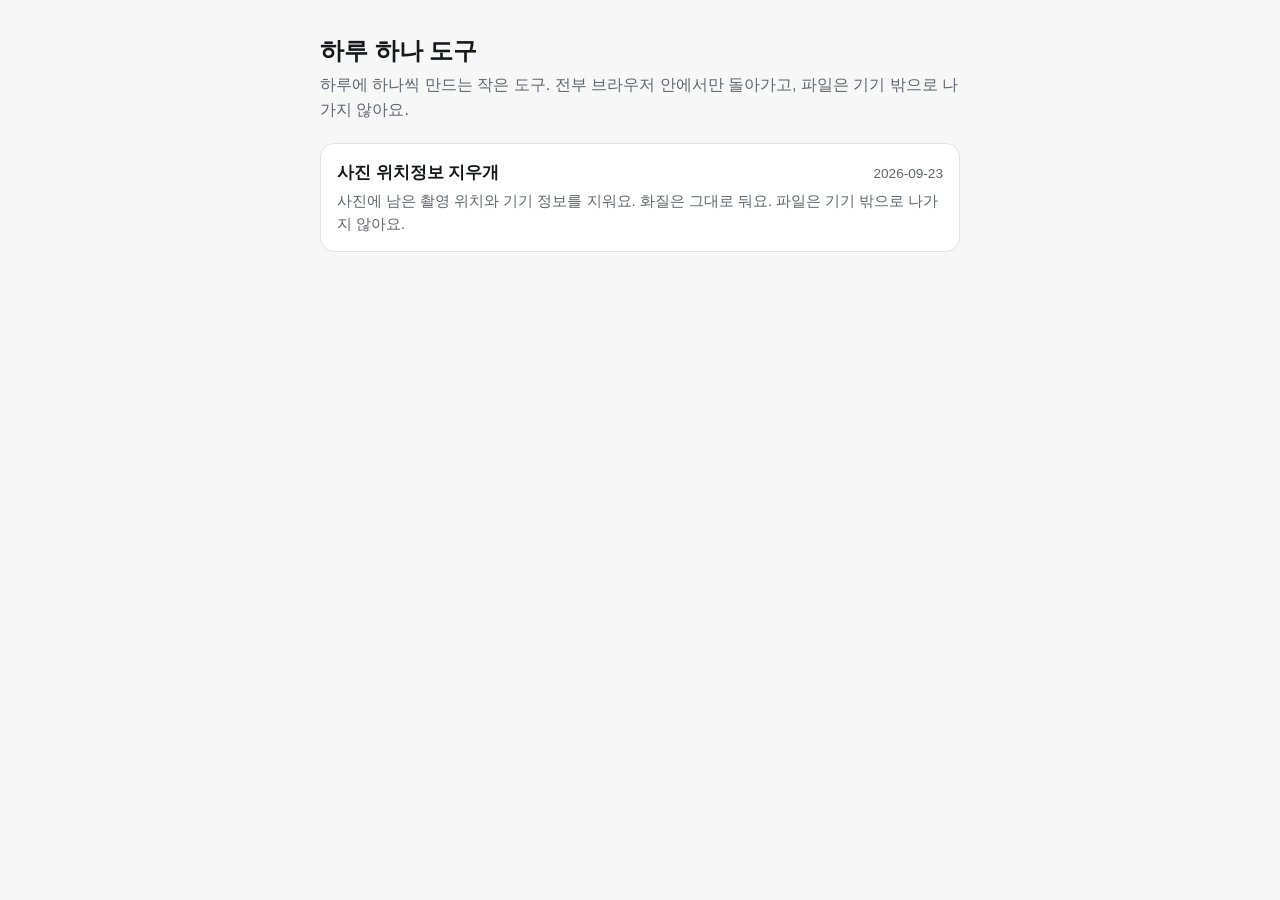
<file: index.html>
<!doctype html>
<html lang="ko">
<head>
  <meta charset="utf-8">
  <meta name="viewport" content="width=device-width, initial-scale=1">
  <title>하루 하나 도구</title>
  <meta name="description" content="하루에 하나씩 만드는 작은 브라우저 도구 모음">
  <style>
    :root { --bg:#f7f7f8; --surface:#fff; --text:#17181a; --muted:#62666d; --line:#e1e3e7; --brand:#3b5bdb; color-scheme: light; }
    @media (prefers-color-scheme: dark) {
      :root { --bg:#111214; --surface:#1b1d20; --text:#e9eaec; --muted:#a0a5ad; --line:#2c2f34; --brand:#8da2fb; color-scheme: dark; }
    }
    * { box-sizing: border-box; }
    body { margin:0; padding:32px 16px 64px; background:var(--bg); color:var(--text);
      font:16px/1.55 -apple-system, BlinkMacSystemFont, 'Pretendard', 'Apple SD Gothic Neo', sans-serif; }
    header, main { max-width: 640px; margin: 0 auto; }
    h1 { margin:0 0 4px; font-size:1.5rem; }
    header p { margin:0 0 20px; color:var(--muted); }
    a.tool { display:block; margin-bottom:12px; padding:16px; border:1px solid var(--line); border-radius:14px;
      background:var(--surface); color:inherit; text-decoration:none; }
    a.tool:hover { border-color: var(--brand); }
    .row { display:flex; justify-content:space-between; gap:8px; align-items:baseline; }
    .row b { font-size:1.05rem; }
    .date { flex:none; color:var(--muted); font-size:.85rem; }
    .tool p { margin:4px 0 0; color:var(--muted); font-size:.92rem; }
  </style>
</head>
<body>
  <header>
    <h1>하루 하나 도구</h1>
    <p>하루에 하나씩 만드는 작은 도구. 전부 브라우저 안에서만 돌아가고, 파일은 기기 밖으로 나가지 않아요.</p>
  </header>
  <main>
    <a class="tool" href="exif-cleaner/">
      <span class="row"><b>사진 위치정보 지우개</b><span class="date">2026-09-23</span></span>
      <p>사진에 남은 촬영 위치와 기기 정보를 지워요. 화질은 그대로 둬요. 파일은 기기 밖으로 나가지 않아요.</p>
    </a>
  </main>
</body>
</html>
</file>
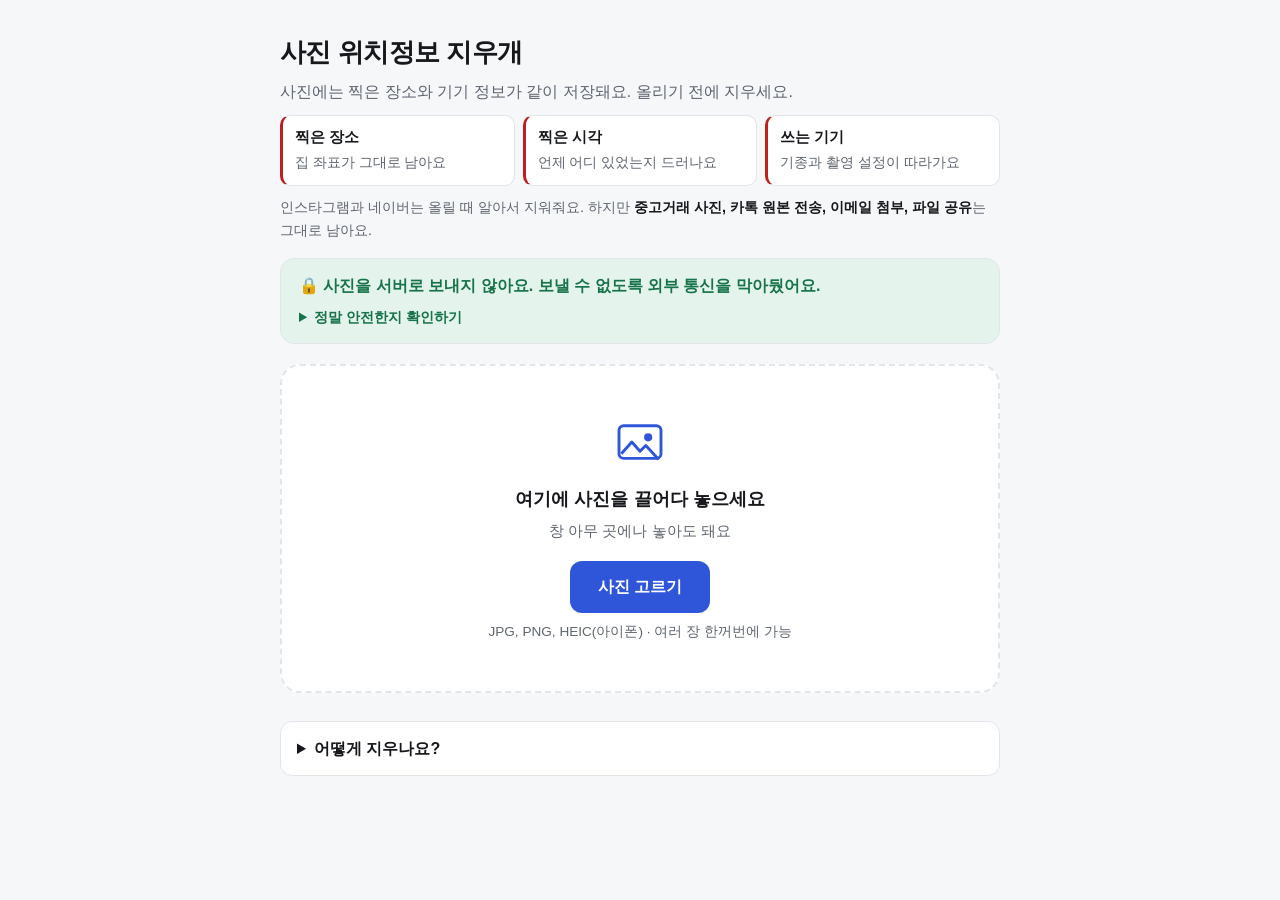
<file: exif-cleaner/index.html>
<!doctype html>
<html lang="ko">
<head>
  <meta charset="utf-8">
  <meta name="viewport" content="width=device-width, initial-scale=1">
  <title>사진 위치정보 지우개</title>
  <meta name="description" content="사진에 남은 촬영 위치와 기기 정보를 브라우저 안에서 지웁니다. 업로드 없음.">
  <meta property="og:title" content="사진 위치정보 지우개">
  <meta property="og:description" content="사진을 올리지 않고 브라우저 안에서 촬영 위치·기기 정보를 지웁니다.">
  <meta property="og:type" content="website">
  <link rel="icon" href="data:image/svg+xml,%3Csvg xmlns='http://www.w3.org/2000/svg' viewBox='0 0 32 32'%3E%3Crect width='32' height='32' rx='7' fill='%232f56d9'/%3E%3Cpath d='M16 7c-3.3 0-6 2.6-6 5.9 0 4.3 6 11.1 6 11.1s6-6.8 6-11.1C22 9.6 19.3 7 16 7z' fill='white'/%3E%3Cpath d='M11 22l10-12' stroke='%232f56d9' stroke-width='2.6' stroke-linecap='round'/%3E%3C/svg%3E">
  <!-- 외부로 나가는 통신을 브라우저 수준에서 막는다. 코드가 보내려 해도 실패한다. -->
  <meta http-equiv="Content-Security-Policy"
        content="default-src 'none'; img-src blob: data:; style-src 'unsafe-inline'; script-src 'unsafe-inline'; connect-src 'none'; form-action 'none'; base-uri 'none'">
  <style>
:root {
  --bg: #f6f7f9;
  --surface: #fff;
  --text: #16181c;
  --muted: #5f6570;
  --line: #e2e5ea;
  --brand: #2f56d9;
  --brand-soft: #e8edfd;
  --danger: #bd2020;
  --danger-soft: #fdeaea;
  --ok: #17734a;
  --ok-soft: #e4f4ec;
  --on-brand: #fff;
  color-scheme: light;
}

@media (prefers-color-scheme: dark) {
  :root {
    --bg: #0f1013;
    --surface: #1a1c20;
    --text: #e9eaee;
    --muted: #9aa0ab;
    --line: #2b2e35;
    --brand: #8fa6fb;
    --brand-soft: #1b2340;
    --danger: #f3a5a5;
    --danger-soft: #3a1f1f;
    --ok: #6fd3a0;
    --ok-soft: #12301f;
    --on-brand: #0e1428;
    color-scheme: dark;
  }
}

* { box-sizing: border-box; }

/* display를 지정한 요소에서도 hidden 속성이 이기도록 한다 */
[hidden] { display: none !important; }

body {
  margin: 0;
  padding: 32px 16px 120px;
  background: var(--bg);
  color: var(--text);
  font: 16px/1.6 -apple-system, BlinkMacSystemFont, 'Pretendard', 'Apple SD Gothic Neo', 'Noto Sans KR', sans-serif;
}

header, main { max-width: 720px; margin: 0 auto; }

h1 { margin: 0 0 6px; font-size: 1.6rem; letter-spacing: -.02em; }
.lead { margin: 0 0 10px; color: var(--muted); }
.privacy {
  display: inline-block;
  margin: 0 0 24px;
  padding: 6px 12px;
  border-radius: 999px;
  background: var(--ok-soft);
  color: var(--ok);
  font-size: .88rem;
  font-weight: 600;
}

/* 1단계: 사진 넣기 */
#zone {
  display: grid;
  gap: 6px;
  place-items: center;
  padding: 48px 20px;
  border: 2px dashed var(--line);
  border-radius: 20px;
  background: var(--surface);
  text-align: center;
}
.zone-icon { width: 56px; height: 56px; color: var(--brand); }
.zone-title { margin: 8px 0 0; font-size: 1.15rem; font-weight: 700; }
.zone-sub { margin: 0; color: var(--muted); font-size: .92rem; }
.zone-hint { margin: 2px 0 0; color: var(--muted); font-size: .85rem; }

.pick {
  margin-top: 12px;
  padding: 13px 28px;
  border-radius: 12px;
  background: var(--brand);
  color: var(--on-brand);
  font-weight: 700;
  cursor: pointer;
}
.pick:hover { filter: brightness(1.05); }

button {
  min-height: 46px;
  padding: 0 18px;
  border: 0;
  border-radius: 12px;
  background: var(--brand);
  color: var(--on-brand);
  font: inherit;
  font-weight: 700;
  cursor: pointer;
}
button.ghost { flex: none; white-space: nowrap; min-height: 38px; background: transparent; color: var(--muted); border: 1px solid var(--line); font-weight: 600; }
button.done { background: var(--ok-soft); color: var(--ok); }

/* 결과 */
.result-head { display: flex; align-items: center; justify-content: space-between; gap: 12px; margin: 28px 0 12px; }
#summary { margin: 0; font-weight: 700; min-width: 0; }

.card {
  margin-bottom: 14px;
  padding: 16px;
  border: 1px solid var(--line);
  border-radius: 16px;
  background: var(--surface);
}

.head { display: flex; align-items: center; gap: 12px; margin-bottom: 14px; }
.thumb {
  flex: none;
  width: 56px; height: 56px;
  border-radius: 10px;
  border: 1px solid var(--line);
  object-fit: cover;
  background: var(--bg);
}
.head-text { min-width: 0; display: flex; flex-direction: column; gap: 4px; align-items: flex-start; }
.head-text b { max-width: 100%; overflow: hidden; text-overflow: ellipsis; white-space: nowrap; }

.badge { padding: 3px 10px; border-radius: 999px; font-size: .78rem; font-weight: 700; }
.badge.danger { background: var(--danger-soft); color: var(--danger); }
.badge.warn { background: var(--brand-soft); color: var(--brand); }
.badge.ok { background: var(--ok-soft); color: var(--ok); }

.grid { display: grid; gap: 12px; }
@media (min-width: 640px) { .grid { grid-template-columns: 1fr 1fr; align-items: start; } }

.grid section { padding: 14px; border: 1px solid var(--line); border-radius: 12px; }
.grid .after { background: var(--ok-soft); border-color: transparent; }
h3 { margin: 0 0 10px; font-size: .82rem; color: var(--muted); font-weight: 700; letter-spacing: .01em; }
.after h3 { color: var(--ok); }

dl { display: grid; grid-template-columns: auto 1fr; gap: 6px 14px; margin: 0; font-size: .93rem; }
dt { color: var(--muted); white-space: nowrap; }
dd { margin: 0; word-break: break-all; }
dd.hot { color: var(--danger); font-weight: 700; }
dd.gone { color: var(--ok); font-weight: 700; }
dd.note { color: var(--muted); font-size: .85rem; }

.pending { margin: 0; color: var(--muted); font-size: .9rem; }
.after .actions { margin-top: 14px; }

/* 설명 */
.how { margin-top: 28px; padding: 14px 16px; border: 1px solid var(--line); border-radius: 12px; background: var(--surface); }
.how summary { font-weight: 700; cursor: pointer; }
.how p { margin: 10px 0 0; color: var(--muted); font-size: .92rem; }

/* 창 전체 드롭 */
#drop-overlay {
  position: fixed; inset: 0; z-index: 20;
  display: grid; place-items: center;
  background: color-mix(in srgb, var(--brand) 22%, transparent);
  backdrop-filter: blur(2px);
}
#drop-overlay p {
  padding: 20px 32px;
  border: 2px dashed var(--brand);
  border-radius: 16px;
  background: var(--surface);
  font-size: 1.15rem;
  font-weight: 700;
}

/* 하단 고정 바 */
#bar {
  position: fixed; left: 0; right: 0; bottom: 0; z-index: 10;
  display: flex; align-items: center; justify-content: space-between; gap: 12px;
  max-width: 720px; margin: 0 auto;
  padding: 12px 16px calc(12px + env(safe-area-inset-bottom));
  border-top: 1px solid var(--line);
  background: var(--surface);
}
#bar-text { font-weight: 600; color: var(--muted); }
@media (min-width: 752px) { #bar { bottom: 16px; border: 1px solid var(--line); border-radius: 14px; } }

/* 안전 안내 */
.safety { margin: 0 0 16px; padding: 14px 18px; border: 1px solid var(--line); border-radius: 14px; background: var(--ok-soft); }
.safety .claim { margin: 0; font-weight: 700; color: var(--ok); }
.safety summary { margin-top: 8px; color: var(--ok); font-size: .9rem; font-weight: 600; cursor: pointer; }
.safety ul { margin: 10px 0 0; }
.safety ul { margin: 0; padding-left: 18px; }
.safety li { margin-bottom: 6px; font-size: .93rem; }
.safety li b { font-weight: 700; }
.proof { display: flex; flex-wrap: wrap; align-items: center; gap: 10px; margin-top: 14px; }
.proof button { background: var(--surface); }
#net-result { font-size: .9rem; color: var(--muted); }
#net-result.pass { color: var(--ok); font-weight: 700; }
#net-result.fail { color: var(--danger); font-weight: 700; }

/* 첫 화면으로 올린 안전 안내 */
.safety { margin: 0 0 20px; }
.safety code { padding: 1px 5px; border-radius: 5px; background: var(--surface); font-size: .88em; }
.how h3 { margin: 14px 0 6px; font-size: .9rem; color: var(--text); }
.how table { width: 100%; border-collapse: collapse; font-size: .9rem; }
.how th { width: 78px; padding: 6px 8px 6px 0; color: var(--muted); text-align: left; vertical-align: top; font-weight: 600; }
.how td { padding: 6px 0; color: var(--muted); }
.how tr + tr th, .how tr + tr td { border-top: 1px solid var(--line); }

/* 키보드 사용자를 위한 초점 표시 */
:where(button, label.pick, summary, input, select):focus-visible {
  outline: 3px solid var(--brand);
  outline-offset: 2px;
}

/* 왜 필요한지 */
.why { margin: 0 0 16px; }
.why ul {
  display: grid;
  gap: 8px;
  margin: 0 0 10px;
  padding: 0;
  list-style: none;
}
@media (min-width: 560px) { .why ul { grid-template-columns: repeat(3, 1fr); } }
.why li {
  padding: 10px 12px;
  border: 1px solid var(--line);
  border-left: 3px solid var(--danger);
  border-radius: 10px;
  background: var(--surface);
}
.why li b { display: block; font-size: .92rem; }
.why li span { color: var(--muted); font-size: .85rem; }
.why > p { margin: 0; color: var(--muted); font-size: .9rem; }
.why > p b { color: var(--text); font-weight: 600; }

/* 좁은 화면에서는 한 줄로 눕혀 높이를 줄인다 */
@media (max-width: 559px) {
  .why ul { gap: 6px; }
  .why li { display: flex; align-items: baseline; gap: 8px; padding: 8px 10px; }
  .why li b { flex: none; font-size: .88rem; }
  .why li span { font-size: .82rem; }
}

/* 폰: 끌어다 놓기 안내를 숨기고, 저장 버튼을 나란히 둔다 */
.touch { display: none; }
@media (pointer: coarse) {
  .desk { display: none; }
  .touch { display: inline; }
}
.actions { display: flex; flex-wrap: wrap; gap: 8px; }
.actions .download { flex: 1 1 auto; }
.actions .ghost { flex: none; }
.actions .ghost { min-height: 46px; }
  </style>
</head>
<body>
  <header>
    <h1>사진 위치정보 지우개</h1>
    <p class="lead">사진에는 찍은 장소와 기기 정보가 같이 저장돼요. 올리기 전에 지우세요.</p>
    <section class="why">
      <ul>
        <li><b>찍은 장소</b><span>집 좌표가 그대로 남아요</span></li>
        <li><b>찍은 시각</b><span>언제 어디 있었는지 드러나요</span></li>
        <li><b>쓰는 기기</b><span>기종과 촬영 설정이 따라가요</span></li>
      </ul>
      <p>인스타그램과 네이버는 올릴 때 알아서 지워줘요. 하지만 <b>중고거래 사진, 카톡 원본 전송, 이메일 첨부, 파일 공유</b>는 그대로 남아요.</p>
    </section>
  </header>

  <main>
    <section class="safety">
      <p class="claim"><span aria-hidden="true">🔒</span> 사진을 서버로 보내지 않아요. 보낼 수 없도록 외부 통신을 막아뒀어요.</p>
      <details>
        <summary>정말 안전한지 확인하기</summary>
        <ul>
          <li><b>보내지 않는 게 아니라 보낼 수 없어요.</b> 이 페이지는 외부 통신이 차단돼 있어요. 만든 사람도 누가 어떤 사진을 넣었는지 알 수 없어요.</li>
          <li><b>외부에서 불러오는 것이 하나도 없어요.</b> 글꼴, 분석 도구, 광고가 전부 없어요. 이 페이지 한 장이 전부예요.</li>
          <li><b>사진을 저장하지 않아요.</b> 브라우저 메모리에서만 처리하고, 창을 닫으면 사라져요. 쿠키도 기록도 남기지 않아요.</li>
          <li><b>페이지가 열린 뒤에는 인터넷을 꺼도 그대로 동작해요.</b> 비행기 모드로 바꾸고 써보면 바로 확인돼요.</li>
          <li><b>원본 사진은 그대로 있어요.</b> 정리한 사진은 새 사진으로 따로 저장돼요. PC에서는 이름 뒤에 <code>-clean</code>이 붙어요.</li>
        </ul>
        <div class="proof">
          <button id="net-test" type="button" class="ghost">지금 외부 전송 시도해보기</button>
          <span id="net-result" role="status"></span>
        </div>
      </details>
    </section>

    <section id="step1">
      <div id="zone">
        <svg viewBox="0 0 48 48" aria-hidden="true" class="zone-icon">
          <path d="M8 34l9-10 7 8 5-5 11 12" fill="none" stroke="currentColor" stroke-width="2.5" stroke-linejoin="round"/>
          <rect x="6" y="10" width="36" height="28" rx="4" fill="none" stroke="currentColor" stroke-width="2.5"/>
          <circle cx="31" cy="20" r="3.5" fill="currentColor"/>
        </svg>
        <p class="zone-title"><span class="desk">여기에 사진을 끌어다 놓으세요</span><span class="touch">정리할 사진을 골라주세요</span></p>
        <p class="zone-sub desk">창 아무 곳에나 놓아도 돼요</p>
        <label class="pick" for="picker">사진 고르기</label>
        <input id="picker" type="file" accept="image/jpeg,image/png,image/heic,image/heif,.heic,.heif" multiple hidden>
        <p class="zone-hint">JPG, PNG, HEIC(아이폰) · 여러 장 한꺼번에 가능</p>
      </div>
    </section>

    <section id="result" hidden>
      <div class="result-head">
        <p id="summary" role="status"></p>
        <button id="reset" type="button" class="ghost">처음부터</button>
      </div>
      <div id="files"></div>
    </section>

    <details class="how">
      <summary>어떻게 지우나요?</summary>
      <p>사진 파일 안에는 사진 내용과 별도로 촬영 정보가 붙어 있어요. 이 도구는 그 부분만 잘라내고 사진 자체는 건드리지 않아요. 그래서 화질이 떨어지지 않아요.</p>
      <p>세로로 찍은 사진은 예외예요. 방향 정보까지 지우면 사진이 눕기 때문에, 방향을 사진에 먼저 적용하고 다시 저장해요. 이때만 아주 약간 다시 압축돼요.</p>
      <p>PC에서 직접 확인하고 싶다면 브라우저 개발자 도구(F12)의 네트워크 탭을 켠 채로 사진을 넣어보세요. 요청이 하나도 잡히지 않아요.</p>
      <h3>지우는 것과 남기는 것</h3>
      <table>
        <tr><th>지워요</th><td>촬영 위치(GPS), 촬영 일시, 카메라 제조사·모델, 렌즈·촬영 설정, 편집 프로그램 이름, 사진에 붙은 설명·저작권 정보(XMP·IPTC)</td></tr>
        <tr><th>남겨요</th><td>사진 자체와 색 프로파일(ICC). 색이 틀어지는 것을 막기 위해서예요</td></tr>
      </table>
    </details>
  </main>

  <div id="drop-overlay" hidden><p>놓으면 바로 지워드려요</p></div>

  <div id="bar" hidden>
    <span id="bar-text"></span>
    <button id="download-all" type="button">전부 내려받기</button>
  </div>

  <script type="module">
// ---- exif.js
// 이미지에 숨어 있는 메타데이터를 읽는다. 외부 라이브러리 없이 바이트를 직접 해석한다.

const JPEG_TAGS = {
  0x010f: 'make',
  0x0110: 'model',
  0x0112: 'orientation',
  0x0131: 'software',
  0x0132: 'dateTime',
  0x9003: 'dateTimeOriginal',
};

// JPEG는 0xFF 마커로 구간이 나뉜다. 메타데이터는 APP 구간에 들어 있다.
function jpegSegments(bytes) {
  if (bytes[0] !== 0xff || bytes[1] !== 0xd8) return null;
  const segments = [];
  let at = 2;
  while (at < bytes.length - 1) {
    if (bytes[at] !== 0xff) break;
    const marker = bytes[at + 1];
    if (marker === 0xd8 || marker === 0xd9 || (marker >= 0xd0 && marker <= 0xd7)) {
      at += 2;
      continue;
    }
    const size = (bytes[at + 2] << 8) | bytes[at + 3];
    segments.push({ marker, start: at, bodyStart: at + 4, end: at + 2 + size });
    if (marker === 0xda) break; // 이미지 데이터 시작. 뒤는 건드리지 않는다.
    at += 2 + size;
  }
  return segments;
}

function ascii(bytes, start, length) {
  return String.fromCharCode(...bytes.slice(start, start + length));
}

function readIfd(view, tiffStart, ifdStart, little, out, gps) {
  const count = view.getUint16(ifdStart, little);
  let next = 0;
  for (let i = 0; i < count; i++) {
    const entry = ifdStart + 2 + i * 12;
    const tag = view.getUint16(entry, little);
    const type = view.getUint16(entry + 2, little);
    const num = view.getUint32(entry + 4, little);
    const size = { 1: 1, 2: 1, 3: 2, 4: 4, 5: 8, 7: 1, 9: 4, 10: 8 }[type] ?? 1;
    const total = size * num;
    const valueAt = total > 4 ? tiffStart + view.getUint32(entry + 8, little) : entry + 8;
    out.count += 1;

    // 하위 IFD 위치
    if (tag === 0x8769) next = tiffStart + view.getUint32(valueAt, little);
    if (tag === 0x8825) gps.at = tiffStart + view.getUint32(valueAt, little);

    if (gps.active) {
      if (tag === 1 || tag === 3) gps[tag === 1 ? 'latRef' : 'lonRef'] = String.fromCharCode(view.getUint8(valueAt));
      if (tag === 2 || tag === 4) {
        const parts = [0, 1, 2].map((n) => {
          const numr = view.getUint32(valueAt + n * 8, little);
          const den = view.getUint32(valueAt + n * 8 + 4, little);
          return den ? numr / den : 0;
        });
        gps[tag === 2 ? 'lat' : 'lon'] = parts[0] + parts[1] / 60 + parts[2] / 3600;
      }
      continue;
    }

    const name = JPEG_TAGS[tag];
    if (!name) continue;
    if (type === 2) out[name] = ascii(new Uint8Array(view.buffer), valueAt, num).replace(/\0+$/, '').trim();
    else if (type === 3) out[name] = view.getUint16(valueAt, little);
  }
  return next;
}

// Exif 본문(TIFF 구조)에서 기기·촬영일시·GPS를 꺼낸다.
function parseExifPayload(bytes, payloadStart) {
  const tiffStart = payloadStart + 6; // 'Exif\0\0' 다음
  const view = new DataView(bytes.buffer, bytes.byteOffset);
  const little = ascii(bytes, tiffStart, 2) === 'II';
  const out = { count: 0 };
  const gps = {};

  const ifd0 = tiffStart + view.getUint32(tiffStart + 4, little);
  const exifIfd = readIfd(view, tiffStart, ifd0, little, out, gps);
  if (exifIfd) readIfd(view, tiffStart, exifIfd, little, out, gps);
  if (gps.at) {
    gps.active = true;
    readIfd(view, tiffStart, gps.at, little, out, gps);
    if (gps.lat != null && gps.lon != null) {
      out.gps = {
        lat: gps.latRef === 'S' ? -gps.lat : gps.lat,
        lon: gps.lonRef === 'W' ? -gps.lon : gps.lon,
      };
    }
  }
  return out;
}

// HEIC(아이폰 기본 형식)은 ISOBMFF 박스 구조다. 박스를 전부 해석하지 않고,
// Exif 페이로드(‘Exif\0\0’ 뒤에 TIFF 헤더가 오는 자리)를 찾아 같은 파서로 읽는다.
const HEIC_BRANDS = ['heic', 'heix', 'hevc', 'hevx', 'mif1', 'msf1', 'heim', 'avif'];

function isHeic(bytes) {
  if (ascii(bytes, 4, 4) !== 'ftyp') return false;
  return HEIC_BRANDS.includes(ascii(bytes, 8, 4).toLowerCase());
}

function findHeicExif(bytes) {
  const limit = Math.min(bytes.length - 12, 4 * 1024 * 1024);
  for (let at = 0; at < limit; at++) {
    if (bytes[at] !== 0x45) continue; // 'E'
    if (ascii(bytes, at, 6) !== 'Exif\0\0') continue;
    const tiff = ascii(bytes, at + 6, 2);
    if (tiff === 'MM' || tiff === 'II') return at;
  }
  return -1;
}

const PNG_PRIVACY_CHUNKS = ['tEXt', 'zTXt', 'iTXt', 'eXIf', 'tIME'];

function pngChunks(bytes) {
  const sig = [137, 80, 78, 71, 13, 10, 26, 10];
  if (sig.some((b, i) => bytes[i] !== b)) return null;
  const view = new DataView(bytes.buffer, bytes.byteOffset);
  const chunks = [];
  let at = 8;
  while (at < bytes.length - 8) {
    const length = view.getUint32(at);
    const type = ascii(bytes, at + 4, 4);
    chunks.push({ type, start: at, end: at + 12 + length });
    if (type === 'IEND') break;
    at += 12 + length;
  }
  return chunks;
}

// { kind, gps, dateTime, make, model, software, orientation, count } 형태로 돌려준다.
// kind: 'jpeg' | 'png' | 'heic' | 'unknown'
function readMetadata(bytes) {
  if (isHeic(bytes)) {
    const at = findHeicExif(bytes);
    if (at < 0) return { kind: 'heic', count: 0 };
    return { ...parseExifPayload(bytes, at), kind: 'heic' };
  }

  const segments = jpegSegments(bytes);
  if (segments) {
    const found = { kind: 'jpeg', count: 0 };
    for (const seg of segments) {
      const isExif = seg.marker === 0xe1 && ascii(bytes, seg.bodyStart, 4) === 'Exif';
      if (isExif) Object.assign(found, parseExifPayload(bytes, seg.bodyStart), { kind: 'jpeg' });
      else if (seg.marker === 0xe1) found.count += 1; // XMP
      else if (seg.marker === 0xed || seg.marker === 0xfe) found.count += 1; // IPTC, 주석
    }
    return found;
  }

  const chunks = pngChunks(bytes);
  if (chunks) {
    const privacy = chunks.filter((c) => PNG_PRIVACY_CHUNKS.includes(c.type));
    return { kind: 'png', count: privacy.length };
  }
  return { kind: 'unknown', count: 0 };
}


// HEIC의 meta 박스에서 Exif·XMP 항목이 파일 어디에 들어 있는지 찾는다.
// iinf(항목 목록)에서 항목 번호를, iloc(위치표)에서 그 번호의 오프셋·길이를 읽는다.
function heicItems(bytes) {
  const view = new DataView(bytes.buffer, bytes.byteOffset);

  function boxes(start, end, full = false) {
    const out = [];
    let at = full ? start + 4 : start;
    while (at + 8 <= end) {
      const size = view.getUint32(at);
      const type = ascii(bytes, at + 4, 4);
      if (size < 8 || at + size > end) break;
      out.push({ type, start: at, body: at + 8, end: at + size });
      at += size;
    }
    return out;
  }

  const meta = boxes(0, bytes.length).find((b) => b.type === 'meta');
  if (!meta) return [];
  const children = boxes(meta.body, meta.end, true);

  // iinf: 항목 번호 → 종류
  const kinds = new Map();
  const iinf = children.find((b) => b.type === 'iinf');
  if (iinf) {
    const version = view.getUint8(iinf.body);
    const countSize = version === 0 ? 2 : 4;
    const listStart = iinf.body + 4 + countSize;
    for (const entry of boxes(listStart, iinf.end)) {
      if (entry.type !== 'infe') continue;
      const v = view.getUint8(entry.body);
      const idAt = entry.body + 4;
      const id = v < 2 ? view.getUint16(idAt) : v === 2 ? view.getUint16(idAt) : view.getUint32(idAt);
      const typeAt = idAt + (v === 3 ? 4 : 2) + 2;
      kinds.set(id, ascii(bytes, typeAt, 4));
    }
  }

  // iloc: 항목 번호 → 파일 안 위치
  const iloc = children.find((b) => b.type === 'iloc');
  if (!iloc) return [];
  const version = view.getUint8(iloc.body);
  let at = iloc.body + 4;
  const sizes = view.getUint8(at);
  const offsetSize = sizes >> 4;
  const lengthSize = sizes & 15;
  const baseSize = view.getUint8(at + 1) >> 4;
  const indexSize = version >= 1 ? view.getUint8(at + 1) & 15 : 0;
  at += 2;
  const count = version < 2 ? view.getUint16(at) : view.getUint32(at);
  at += version < 2 ? 2 : 4;

  const read = (pos, size) =>
    size === 4 ? view.getUint32(pos) : size === 8 ? Number(view.getBigUint64(pos)) : size === 2 ? view.getUint16(pos) : 0;

  const items = [];
  for (let i = 0; i < count; i++) {
    const id = version < 2 ? view.getUint16(at) : view.getUint32(at);
    at += version < 2 ? 2 : 4;
    const method = version >= 1 ? view.getUint16(at) & 15 : 0;
    if (version >= 1) at += 2;
    at += 2; // data_reference_index
    const base = read(at, baseSize);
    at += baseSize;
    const extents = view.getUint16(at);
    at += 2;
    for (let e = 0; e < extents; e++) {
      at += indexSize;
      const offset = read(at, offsetSize);
      at += offsetSize;
      const length = read(at, lengthSize);
      at += lengthSize;
      // method 0(파일 안 위치)만 다룬다. idat에 들어간 경우는 건드리지 않는다.
      if (method === 0) items.push({ id, kind: kinds.get(id) ?? '', start: base + offset, length });
    }
  }
  return items;
}

// ---- strip.js
// 메타데이터만 잘라낸다. 화질을 지키려고 픽셀 데이터는 그대로 두고 바이트만 들어낸다.


// 지울 구간: Exif·XMP(APP1), Photoshop IPTC(APP13), 주석(COM).
// 남길 구간: JFIF(APP0), 색 프로파일 ICC(APP2). 색이 틀어지는 것을 막는다.
const DROP_MARKERS = new Set([0xe1, 0xed, 0xfe]);

function concat(parts, length) {
  const out = new Uint8Array(length);
  let at = 0;
  for (const part of parts) {
    out.set(part, at);
    at += part.length;
  }
  return out;
}

function stripJpeg(bytes) {
  const segments = jpegSegments(bytes);
  if (!segments) return bytes;
  const parts = [bytes.slice(0, 2)];
  let cursor = 2;
  for (const seg of segments) {
    if (seg.marker === 0xda) break;
    if (!DROP_MARKERS.has(seg.marker)) continue;
    parts.push(bytes.slice(cursor, seg.start));
    cursor = seg.end;
  }
  parts.push(bytes.slice(cursor));
  return concat(parts, parts.reduce((sum, p) => sum + p.length, 0));
}

function stripPng(bytes) {
  const chunks = pngChunks(bytes);
  if (!chunks) return bytes;
  const parts = [bytes.slice(0, 8)];
  for (const chunk of chunks) {
    if (PNG_PRIVACY_CHUNKS.includes(chunk.type)) continue;
    parts.push(bytes.slice(chunk.start, chunk.end));
  }
  return concat(parts, parts.reduce((sum, p) => sum + p.length, 0));
}

// 회전 정보(Orientation)가 있는 사진은 그것까지 지우면 눕거나 뒤집혀 보인다.
// 그래서 회전을 픽셀에 먼저 구워 넣고 다시 저장한다. 이때만 재압축이 일어난다.
//
// 넘기는 blob은 Exif를 이미 걷어낸 것이어야 한다. 브라우저에 따라 createImageBitmap이
// Exif 회전을 자동 적용하는데, 그 상태에서 회전을 또 걸면 원위치로 돌아간다.
async function bakeOrientation(blob, orientation) {
  const bitmap = await createImageBitmap(blob);
  const swap = orientation >= 5 && orientation <= 8;
  const canvas = document.createElement('canvas');
  canvas.width = swap ? bitmap.height : bitmap.width;
  canvas.height = swap ? bitmap.width : bitmap.height;
  const ctx = canvas.getContext('2d');
  const { width: w, height: h } = bitmap;
  const transforms = {
    2: [-1, 0, 0, 1, w, 0],
    3: [-1, 0, 0, -1, w, h],
    4: [1, 0, 0, -1, 0, h],
    5: [0, 1, 1, 0, 0, 0],
    6: [0, 1, -1, 0, h, 0],
    7: [0, -1, -1, 0, h, w],
    8: [0, -1, 1, 0, 0, w],
  };
  if (transforms[orientation]) ctx.setTransform(...transforms[orientation]);
  ctx.drawImage(bitmap, 0, 0);
  bitmap.close();
  return new Promise((resolve) => canvas.toBlob(resolve, 'image/jpeg', 0.95));
}

// HEIC은 항목을 빼면 뒤쪽 위치표가 전부 어긋난다. 그래서 길이는 그대로 두고
// Exif·XMP 항목의 내용만 0으로 덮는다. 사진 데이터(mdat의 그림 부분)는 건드리지 않는다.
function stripHeic(bytes) {
  const items = heicItems(bytes).filter(
    (item) => item.kind === 'Exif' || item.kind === 'mime' || item.kind === 'xml ',
  );
  if (items.length === 0) return { bytes, wiped: 0 };

  const out = bytes.slice();
  let wiped = 0;
  for (const item of items) {
    if (item.start < 0 || item.start + item.length > out.length) continue;
    out.fill(0, item.start, item.start + item.length);
    wiped += 1;
  }
  return { bytes: out, wiped };
}

// HEIC처럼 바이트만 들어낼 수 없는 형식은 다시 그려서 JPG로 내보낸다.
// 그림만 옮겨 담으므로 촬영 정보는 따라오지 않는다. 브라우저가 그 형식을 열 수 있어야 한다.
async function toJpeg(blob, quality = 0.92) {
  const bitmap = await createImageBitmap(blob);
  const canvas = document.createElement('canvas');
  canvas.width = bitmap.width;
  canvas.height = bitmap.height;
  canvas.getContext('2d').drawImage(bitmap, 0, 0);
  bitmap.close();
  return new Promise((resolve, reject) =>
    canvas.toBlob((out) => (out ? resolve(out) : reject(new Error('변환 실패'))), 'image/jpeg', quality),
  );
}

function stripBytes(bytes, kind) {
  if (kind === 'jpeg') return stripJpeg(bytes);
  if (kind === 'png') return stripPng(bytes);
  return bytes;
}

// ---- zip.js
// 여러 장을 ZIP 한 개로 묶는다.
// 브라우저가 연속 다운로드를 막아 일부가 조용히 빠지는 것을 피하려는 목적이다.
// 사진은 이미 압축된 파일이라 압축 없이 담는다(store 방식). 외부 라이브러리가 필요 없다.

const CRC_TABLE = (() => {
  const table = new Uint32Array(256);
  for (let i = 0; i < 256; i++) {
    let c = i;
    for (let k = 0; k < 8; k++) c = c & 1 ? 0xedb88320 ^ (c >>> 1) : c >>> 1;
    table[i] = c >>> 0;
  }
  return table;
})();

function crc32(bytes) {
  let c = 0xffffffff;
  for (let i = 0; i < bytes.length; i++) c = CRC_TABLE[(c ^ bytes[i]) & 0xff] ^ (c >>> 8);
  return (c ^ 0xffffffff) >>> 0;
}

// ZIP은 MS-DOS 시절 형식이라 날짜·시각을 2바이트씩 눌러 담는다.
function dosTime(date) {
  const time = (date.getHours() << 11) | (date.getMinutes() << 5) | (date.getSeconds() >> 1);
  const day = ((date.getFullYear() - 1980) << 9) | ((date.getMonth() + 1) << 5) | date.getDate();
  return { time, day };
}

function header(name, data, offset, when) {
  const nameBytes = new TextEncoder().encode(name);
  const { time, day } = dosTime(when);
  const crc = crc32(data);

  const local = new DataView(new ArrayBuffer(30));
  local.setUint32(0, 0x04034b50, true);
  local.setUint16(4, 20, true); // 풀기에 필요한 버전
  local.setUint16(6, 0x0800, true); // 파일명 UTF-8
  local.setUint16(8, 0, true); // 압축 없음
  local.setUint16(10, time, true);
  local.setUint16(12, day, true);
  local.setUint32(14, crc, true);
  local.setUint32(18, data.length, true);
  local.setUint32(22, data.length, true);
  local.setUint16(26, nameBytes.length, true);

  const central = new DataView(new ArrayBuffer(46));
  central.setUint32(0, 0x02014b50, true);
  central.setUint16(4, 20, true);
  central.setUint16(6, 20, true);
  central.setUint16(8, 0x0800, true);
  central.setUint16(10, 0, true);
  central.setUint16(12, time, true);
  central.setUint16(14, day, true);
  central.setUint32(16, crc, true);
  central.setUint32(20, data.length, true);
  central.setUint32(24, data.length, true);
  central.setUint16(28, nameBytes.length, true);
  central.setUint32(42, offset, true);

  return { nameBytes, local: new Uint8Array(local.buffer), central: new Uint8Array(central.buffer) };
}

// files: [{ name, blob }] → ZIP Blob
async function zip(files, when = new Date()) {
  const parts = [];
  const directory = [];
  let offset = 0;

  for (const file of files) {
    const data = new Uint8Array(await file.blob.arrayBuffer());
    const { nameBytes, local, central } = header(file.name, data, offset, when);
    parts.push(local, nameBytes, data);
    directory.push(central, nameBytes);
    offset += local.length + nameBytes.length + data.length;
  }

  const dirSize = directory.reduce((sum, part) => sum + part.length, 0);
  const end = new DataView(new ArrayBuffer(22));
  end.setUint32(0, 0x06054b50, true);
  end.setUint16(8, files.length, true);
  end.setUint16(10, files.length, true);
  end.setUint32(12, dirSize, true);
  end.setUint32(16, offset, true);

  return new Blob([...parts, ...directory, new Uint8Array(end.buffer)], { type: 'application/zip' });
}

// ---- save.js
// 정리한 사진을 기기에 남긴다. 폰은 공유 시트, PC는 파일 내려받기.
// 폰에서 파일로 내려받으면 아이폰은 사진첩이 아니라 '파일' 앱에 들어가 당근·카톡에서 고를 수 없다.
// 공유 시트는 "이미지 저장"으로 사진첩에 바로 넣거나, 올릴 앱으로 바로 보낸다.


// CSS의 @media (pointer: coarse)와 같은 기준이다. 화면 문구와 저장 방식이 어긋나지 않게 한다.
const touch = matchMedia('(pointer: coarse)').matches;

const asFile = ({ name, blob }) => new File([blob], name, { type: blob.type });

function shareable(files) {
  if (!touch || typeof navigator.canShare !== 'function') return false;
  try {
    return navigator.canShare({ files });
  } catch {
    return false;
  }
}

function download(name, blob) {
  const url = URL.createObjectURL(blob);
  const a = Object.assign(document.createElement('a'), { href: url, download: name });
  a.click();
  setTimeout(() => URL.revokeObjectURL(url), 1000);
}

// 결과: 'shared'(공유 시트에서 처리) | 'cancelled'(사용자가 닫음) | 'downloaded'
// 공유는 클릭 직후에만 허용되므로 navigator.share 전에는 await를 두지 않는다.
async function save(items) {
  const files = items.map(asFile);
  if (shareable(files)) {
    try {
      await navigator.share({ files });
      return 'shared';
    } catch (error) {
      if (error.name === 'AbortError') return 'cancelled';
      console.error('[share]', error); // 공유가 막히면 내려받기로 넘어간다
    }
  }
  if (items.length === 1) download(items[0].name, items[0].blob);
  // 여러 장을 연달아 내려받으면 브라우저가 뒷장을 조용히 막는다. 한 묶음으로 준다.
  else download(`사진정리-${new Date().toISOString().slice(0, 10)}.zip`, await zip(items));
  return 'downloaded';
}

// ---- app.js
// 진입점. 파일을 받아 메타데이터를 보여주고, 지운 뒤 결과를 확인시킨다.


const $ = (sel) => document.querySelector(sel);
const cleaned = [];
let handled = 0;
let hadLocation = 0;

// 파일명과 사진에서 읽은 값은 사용자가 통제하지 못하는 문자열이다.
// 화면에 넣기 전에 반드시 막아야 조작된 파일이 스크립트를 실행하지 못한다.
const esc = (value) =>
  String(value).replace(/[&<>"']/g, (c) => ({ '&': '&amp;', '<': '&lt;', '>': '&gt;', '"': '&quot;', "'": '&#39;' })[c]);

const KB = (n) => `${(n / 1024).toFixed(n < 10240 ? 1 : 0)}KB`;
const coord = (v, [pos, neg]) => `${Math.abs(v).toFixed(5)}° ${v >= 0 ? pos : neg}`;

function metaRows(meta) {
  const rows = [];
  if (meta.gps) rows.push(['촬영 장소', `${coord(meta.gps.lat, ['N', 'S'])}, ${coord(meta.gps.lon, ['E', 'W'])}`, true]);
  const shot = meta.dateTimeOriginal || meta.dateTime;
  if (shot) rows.push(['촬영 일시', shot.replace(/^(\d{4}):(\d{2}):(\d{2})/, '$1-$2-$3'), false]);
  const device = [meta.make, meta.model].filter(Boolean).join(' ');
  if (device) rows.push(['촬영 기기', device, false]);
  if (meta.software) rows.push(['편집 프로그램', meta.software, false]);
  return rows;
}

function badgeFor(meta) {
  if (meta.gps) return ['danger', '위치정보 있음'];
  if (meta.count > 0) return ['warn', '촬영 정보 있음'];
  if (meta.kind === 'unknown') return ['warn', '확인 불가'];
  return ['ok', '지울 것 없음'];
}

function card(file, meta) {
  const [tone, text] = badgeFor(meta);
  const rows = metaRows(meta);
  const node = document.createElement('article');
  node.className = 'card';
  node.innerHTML = `
    <div class="head">
      <img class="thumb" alt="">
      <div class="head-text">
        <b>${esc(file.name)}</b>
        <span class="badge ${tone}">${text}</span>
      </div>
    </div>
    <div class="grid">
      <section class="before">
        <h3>지금 이 사진에 담긴 정보</h3>
        <dl>${rows.map(([k, v, hot]) => `<dt>${esc(k)}</dt><dd class="${hot ? 'hot' : ''}">${esc(v)}</dd>`).join('')}
          <dt>항목 수</dt><dd>${meta.count}개</dd>
        </dl>
      </section>
      <section class="after">
        <h3>지운 뒤</h3>
        <p class="pending">처리 중…</p>
      </section>
    </div>`;
  const url = URL.createObjectURL(file);
  const thumb = node.querySelector('.thumb');
  thumb.src = url;
  thumb.addEventListener('load', () => URL.revokeObjectURL(url), { once: true });
  $('#files').append(node);
  return node;
}

function updateSummary() {
  const done = cleaned.length;
  $('#summary').textContent = hadLocation
    ? `사진 ${handled}장 중 ${hadLocation}장에서 위치정보를 지웠어요.`
    : `사진 ${handled}장을 정리했어요. 위치정보는 원래 없었어요.`;
  $('#bar').hidden = done === 0;
  $('#bar-text').textContent = `정리 완료 ${done}장`;
  $('#download-all').disabled = false;
  $('#download-all').textContent = touch
    ? (done > 1 ? `${done}장 한 번에 저장·보내기` : '사진첩에 저장·보내기')
    : (done > 1 ? `ZIP으로 전부 받기 (${done}장)` : '내려받기');
}

async function handle(file) {
  const bytes = new Uint8Array(await file.arrayBuffer());
  const meta = readMetadata(bytes);
  const node = card(file, meta);
  const after = node.querySelector('.after');
  handled += 1;
  if (meta.gps) hadLocation += 1;

  if (meta.kind === 'unknown') {
    after.innerHTML =
      '<h3>지운 뒤</h3><p class="pending">이 형식은 아직 열어보지 못했어요. 안에 정보가 있는지도 확인하지 못했어요.<br>JPG, PNG, HEIC를 넣어주세요.</p>';
    updateSummary();
    return;
  }

  let blob;
  let name = file.name.replace(/(\.[^.]+)$/, '-clean$1');
  let note = '';

  if (meta.kind === 'heic') {
    // 1순위: 형식과 화질을 그대로 두고 촬영 정보 자리만 덮어쓴다. 브라우저가 HEIC를 못 열어도 된다.
    const { bytes: wipedBytes, wiped } = stripHeic(bytes);
    if (wiped > 0) {
      blob = new Blob([wipedBytes], { type: 'image/heic' });
      note = 'HEIC 형식과 화질을 그대로 두고 촬영 정보만 지웠어요';
    } else
    // 2순위: 위치표를 읽지 못한 파일은 그림을 다시 그려 JPG로 내보낸다.
    try {
      const jpeg = await toJpeg(file);
      blob = new Blob([stripBytes(new Uint8Array(await jpeg.arrayBuffer()), 'jpeg')], { type: 'image/jpeg' });
      name = file.name.replace(/\.[^.]+$/, '-clean.jpg');
      note = 'HEIC는 그대로 지울 수 없어서 JPG로 바꿔 저장했어요';
    } catch {
      after.innerHTML =
        '<h3>지운 뒤</h3><p class="pending">이 HEIC 파일은 구조가 달라서 그대로 지우지 못했어요. 이 브라우저는 HEIC를 열지도 못해서 변환도 안 돼요.<br>맥의 Safari로 이 도구를 열거나, 미리보기 앱에서 파일 → 내보내기로 JPG로 저장한 뒤 넣어주세요.</p>';
      updateSummary();
      return;
    }
  } else {
    blob = new Blob([stripBytes(bytes, meta.kind)], { type: file.type });
    if (meta.kind === 'jpeg' && meta.orientation > 1) {
      const baked = await bakeOrientation(blob, meta.orientation);
      blob = new Blob([stripBytes(new Uint8Array(await baked.arrayBuffer()), 'jpeg')], { type: 'image/jpeg' });
      note = '세로 사진이라 방향을 맞춰 다시 저장했어요';
    }
  }

  const check = readMetadata(new Uint8Array(await blob.arrayBuffer()));
  cleaned.push({ name, blob });

  after.innerHTML = `
    <h3>지운 뒤</h3>
    <dl>
      <dt>촬영 장소</dt><dd class="${check.gps ? 'hot' : 'gone'}">${check.gps ? '남아 있음' : meta.gps ? '지워짐' : '원래 없음'}</dd>
      <dt>남은 항목</dt><dd class="${check.count ? '' : 'gone'}">${check.count}개</dd>
      <dt>용량</dt><dd>${KB(file.size)} → ${KB(blob.size)}</dd>
      ${note ? `<dt>참고</dt><dd class="note">${esc(note)}</dd>` : ''}
    </dl>
    <div class="actions">
      <button type="button" class="download">${touch ? '사진첩에 저장·보내기' : '이 사진 내려받기'}</button>
      ${touch ? '<button type="button" class="ghost file">파일로 받기</button>' : ''}
    </div>`;
  const button = after.querySelector('.download');
  button.addEventListener('click', async () => {
    if ((await save([{ name, blob }])) === 'cancelled') return;
    button.textContent = touch ? '완료했어요' : '내려받았어요';
    button.classList.add('done');
  });
  after.querySelector('.file')?.addEventListener('click', () => download(name, blob));
  updateSummary();
}

async function addFiles(files) {
  const images = [...files].filter(
    (f) => f.type.startsWith('image/') || /\.(jpe?g|png|heic|heif)$/i.test(f.name),
  );
  if (images.length === 0) return;
  $('#result').hidden = false;
  for (const file of images) await handle(file);
  $('#result').scrollIntoView({ behavior: 'smooth', block: 'start' });
}

$('#picker').addEventListener('change', (e) => {
  addFiles(e.target.files);
  e.target.value = '';
});

$('#download-all').addEventListener('click', async (e) => {
  const button = e.target;
  const label = button.textContent;
  button.disabled = true;
  button.textContent = cleaned.length > 1 && !touch ? '묶는 중…' : label;
  try {
    const result = await save(cleaned);
    button.textContent = result === 'cancelled' ? label : `${cleaned.length}장 ${result === 'shared' ? '완료했어요' : '내려받았어요'}`;
  } catch (error) {
    console.error('[save]', error);
    button.textContent = label;
    $('#bar-text').textContent = '한꺼번에 저장하지 못했어요. 사진별 버튼으로 하나씩 받아주세요.';
  } finally {
    button.disabled = false;
  }
});

$('#reset').addEventListener('click', () => {
  cleaned.length = 0;
  handled = 0;
  hadLocation = 0;
  $('#files').replaceChildren();
  $('#result').hidden = true;
  $('#bar').hidden = true;
  window.scrollTo({ top: 0, behavior: 'smooth' });
});

// 사용자가 직접 확인할 수 있게, 외부 전송을 실제로 시도해보고 막히는 것을 보여준다.
$('#net-test').addEventListener('click', async () => {
  const result = $('#net-result');
  result.textContent = '시도하는 중…';
  result.className = '';
  try {
    await fetch('https://example.com/upload', { method: 'POST', body: 'test' });
    result.textContent = '전송됨. 이 화면이 보이면 알려주세요.';
    result.className = 'fail';
  } catch {
    result.textContent = '차단됐어요. 이 페이지는 밖으로 아무것도 보낼 수 없어요.';
    result.className = 'pass';
  }
});

// 창 어디에 놓아도 받는다. 드롭 영역을 찾아 맞추는 수고를 없앤다.
const overlay = $('#drop-overlay');
let dragDepth = 0;

window.addEventListener('dragenter', (e) => {
  if (![...e.dataTransfer.types].includes('Files')) return;
  dragDepth += 1;
  overlay.hidden = false;
});
window.addEventListener('dragover', (e) => e.preventDefault());
window.addEventListener('dragleave', () => {
  dragDepth = Math.max(0, dragDepth - 1);
  if (dragDepth === 0) overlay.hidden = true;
});
window.addEventListener('drop', (e) => {
  e.preventDefault();
  dragDepth = 0;
  overlay.hidden = true;
  addFiles(e.dataTransfer.files);
});

  </script>
</body>
</html>
</file>
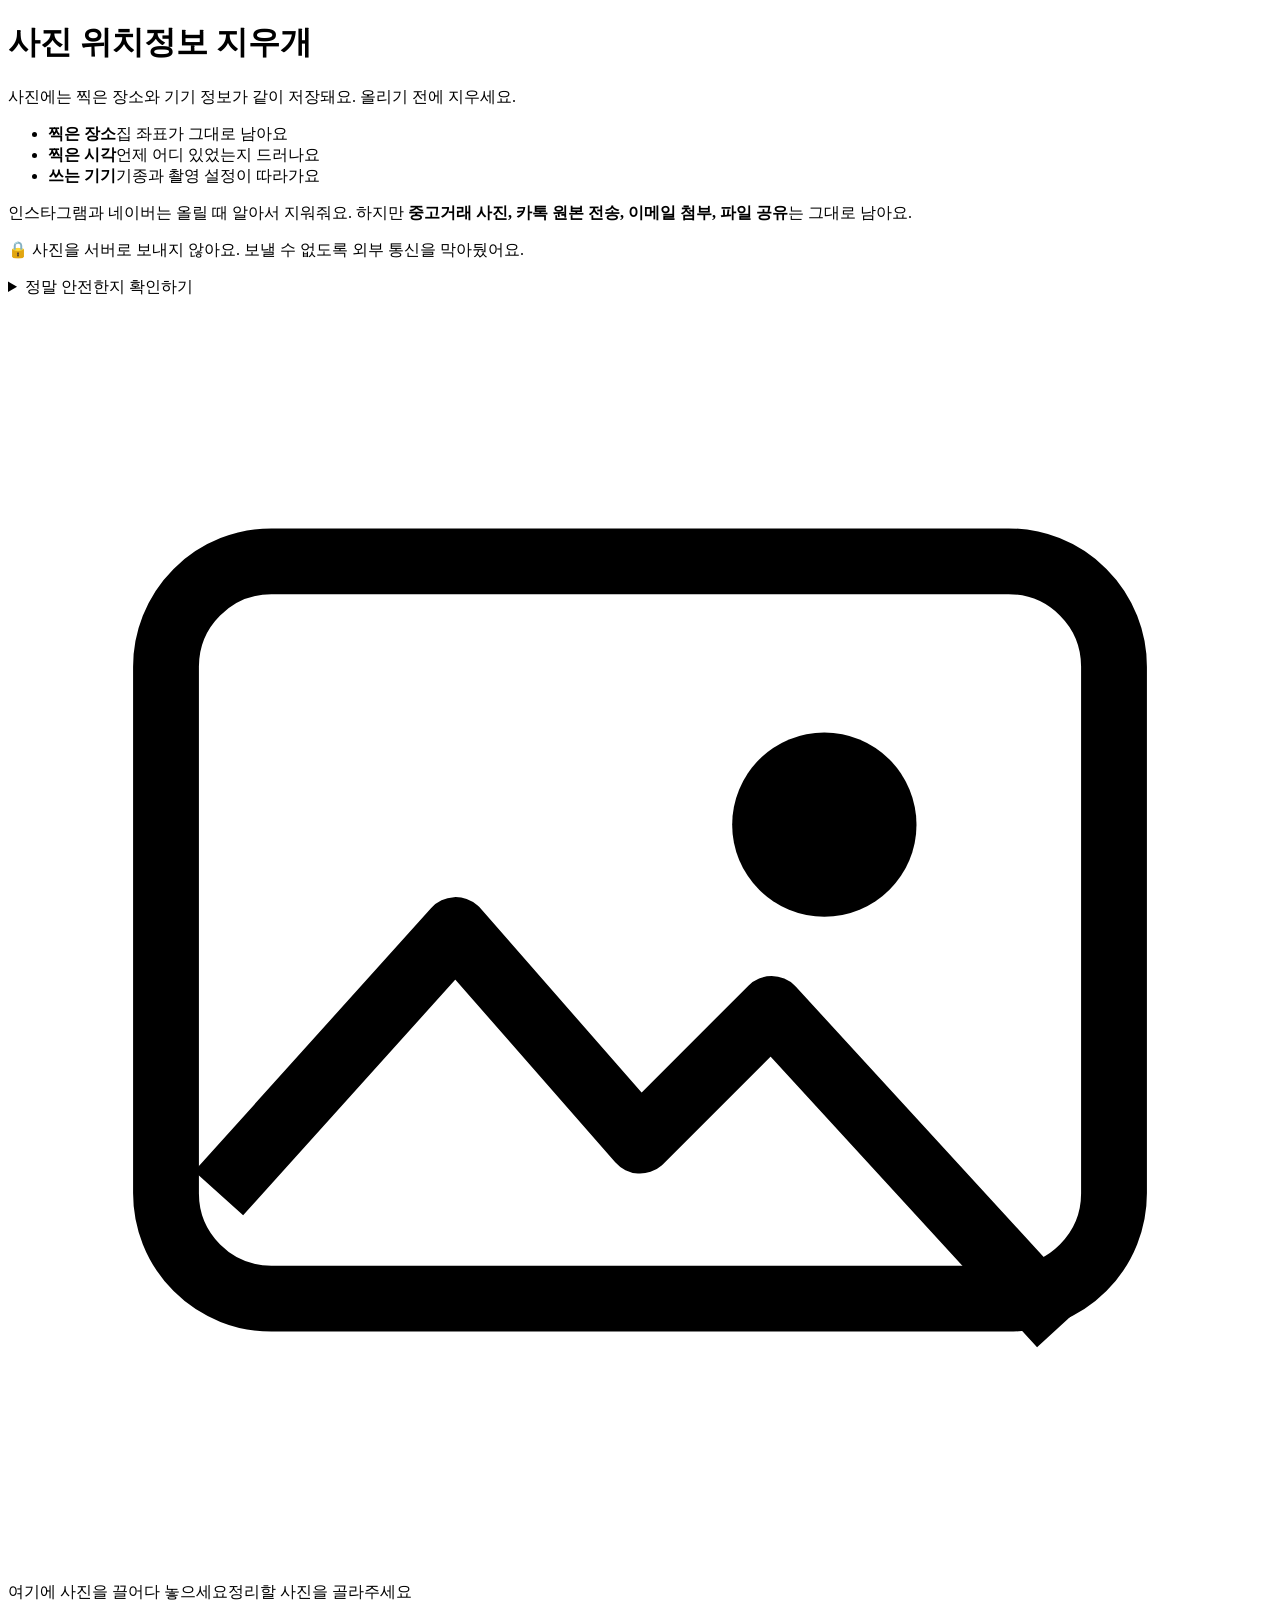
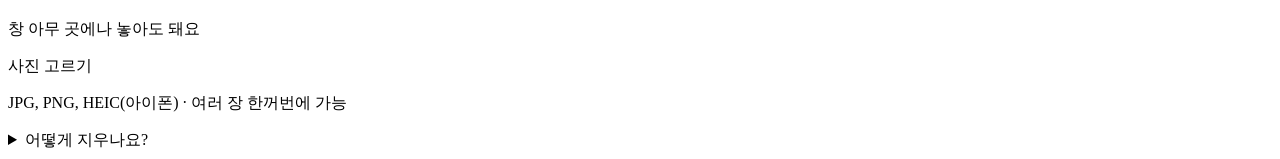
<file: exif-cleaner/src/page.html>
<!doctype html>
<html lang="ko">
<head>
  <meta charset="utf-8">
  <meta name="viewport" content="width=device-width, initial-scale=1">
  <title>사진 위치정보 지우개</title>
  <meta name="description" content="사진에 남은 촬영 위치와 기기 정보를 브라우저 안에서 지웁니다. 업로드 없음.">
  <meta property="og:title" content="사진 위치정보 지우개">
  <meta property="og:description" content="사진을 올리지 않고 브라우저 안에서 촬영 위치·기기 정보를 지웁니다.">
  <meta property="og:type" content="website">
  <link rel="icon" href="data:image/svg+xml,%3Csvg xmlns='http://www.w3.org/2000/svg' viewBox='0 0 32 32'%3E%3Crect width='32' height='32' rx='7' fill='%232f56d9'/%3E%3Cpath d='M16 7c-3.3 0-6 2.6-6 5.9 0 4.3 6 11.1 6 11.1s6-6.8 6-11.1C22 9.6 19.3 7 16 7z' fill='white'/%3E%3Cpath d='M11 22l10-12' stroke='%232f56d9' stroke-width='2.6' stroke-linecap='round'/%3E%3C/svg%3E">
  <!-- 외부로 나가는 통신을 브라우저 수준에서 막는다. 코드가 보내려 해도 실패한다. -->
  <meta http-equiv="Content-Security-Policy"
        content="default-src 'none'; img-src blob: data:; style-src 'unsafe-inline'; script-src 'unsafe-inline'; connect-src 'none'; form-action 'none'; base-uri 'none'">
  <style>/*__CSS__*/</style>
</head>
<body>
  <header>
    <h1>사진 위치정보 지우개</h1>
    <p class="lead">사진에는 찍은 장소와 기기 정보가 같이 저장돼요. 올리기 전에 지우세요.</p>
    <section class="why">
      <ul>
        <li><b>찍은 장소</b><span>집 좌표가 그대로 남아요</span></li>
        <li><b>찍은 시각</b><span>언제 어디 있었는지 드러나요</span></li>
        <li><b>쓰는 기기</b><span>기종과 촬영 설정이 따라가요</span></li>
      </ul>
      <p>인스타그램과 네이버는 올릴 때 알아서 지워줘요. 하지만 <b>중고거래 사진, 카톡 원본 전송, 이메일 첨부, 파일 공유</b>는 그대로 남아요.</p>
    </section>
  </header>

  <main>
    <section class="safety">
      <p class="claim"><span aria-hidden="true">🔒</span> 사진을 서버로 보내지 않아요. 보낼 수 없도록 외부 통신을 막아뒀어요.</p>
      <details>
        <summary>정말 안전한지 확인하기</summary>
        <ul>
          <li><b>보내지 않는 게 아니라 보낼 수 없어요.</b> 이 페이지는 외부 통신이 차단돼 있어요. 만든 사람도 누가 어떤 사진을 넣었는지 알 수 없어요.</li>
          <li><b>외부에서 불러오는 것이 하나도 없어요.</b> 글꼴, 분석 도구, 광고가 전부 없어요. 이 페이지 한 장이 전부예요.</li>
          <li><b>사진을 저장하지 않아요.</b> 브라우저 메모리에서만 처리하고, 창을 닫으면 사라져요. 쿠키도 기록도 남기지 않아요.</li>
          <li><b>페이지가 열린 뒤에는 인터넷을 꺼도 그대로 동작해요.</b> 비행기 모드로 바꾸고 써보면 바로 확인돼요.</li>
          <li><b>원본 사진은 그대로 있어요.</b> 정리한 사진은 새 사진으로 따로 저장돼요. PC에서는 이름 뒤에 <code>-clean</code>이 붙어요.</li>
        </ul>
        <div class="proof">
          <button id="net-test" type="button" class="ghost">지금 외부 전송 시도해보기</button>
          <span id="net-result" role="status"></span>
        </div>
      </details>
    </section>

    <section id="step1">
      <div id="zone">
        <svg viewBox="0 0 48 48" aria-hidden="true" class="zone-icon">
          <path d="M8 34l9-10 7 8 5-5 11 12" fill="none" stroke="currentColor" stroke-width="2.5" stroke-linejoin="round"/>
          <rect x="6" y="10" width="36" height="28" rx="4" fill="none" stroke="currentColor" stroke-width="2.5"/>
          <circle cx="31" cy="20" r="3.5" fill="currentColor"/>
        </svg>
        <p class="zone-title"><span class="desk">여기에 사진을 끌어다 놓으세요</span><span class="touch">정리할 사진을 골라주세요</span></p>
        <p class="zone-sub desk">창 아무 곳에나 놓아도 돼요</p>
        <label class="pick" for="picker">사진 고르기</label>
        <input id="picker" type="file" accept="image/jpeg,image/png,image/heic,image/heif,.heic,.heif" multiple hidden>
        <p class="zone-hint">JPG, PNG, HEIC(아이폰) · 여러 장 한꺼번에 가능</p>
      </div>
    </section>

    <section id="result" hidden>
      <div class="result-head">
        <p id="summary" role="status"></p>
        <button id="reset" type="button" class="ghost">처음부터</button>
      </div>
      <div id="files"></div>
    </section>

    <details class="how">
      <summary>어떻게 지우나요?</summary>
      <p>사진 파일 안에는 사진 내용과 별도로 촬영 정보가 붙어 있어요. 이 도구는 그 부분만 잘라내고 사진 자체는 건드리지 않아요. 그래서 화질이 떨어지지 않아요.</p>
      <p>세로로 찍은 사진은 예외예요. 방향 정보까지 지우면 사진이 눕기 때문에, 방향을 사진에 먼저 적용하고 다시 저장해요. 이때만 아주 약간 다시 압축돼요.</p>
      <p>PC에서 직접 확인하고 싶다면 브라우저 개발자 도구(F12)의 네트워크 탭을 켠 채로 사진을 넣어보세요. 요청이 하나도 잡히지 않아요.</p>
      <h3>지우는 것과 남기는 것</h3>
      <table>
        <tr><th>지워요</th><td>촬영 위치(GPS), 촬영 일시, 카메라 제조사·모델, 렌즈·촬영 설정, 편집 프로그램 이름, 사진에 붙은 설명·저작권 정보(XMP·IPTC)</td></tr>
        <tr><th>남겨요</th><td>사진 자체와 색 프로파일(ICC). 색이 틀어지는 것을 막기 위해서예요</td></tr>
      </table>
    </details>
  </main>

  <div id="drop-overlay" hidden><p>놓으면 바로 지워드려요</p></div>

  <div id="bar" hidden>
    <span id="bar-text"></span>
    <button id="download-all" type="button">전부 내려받기</button>
  </div>

  <script type="module">/*__JS__*/</script>
</body>
</html>
</file>
